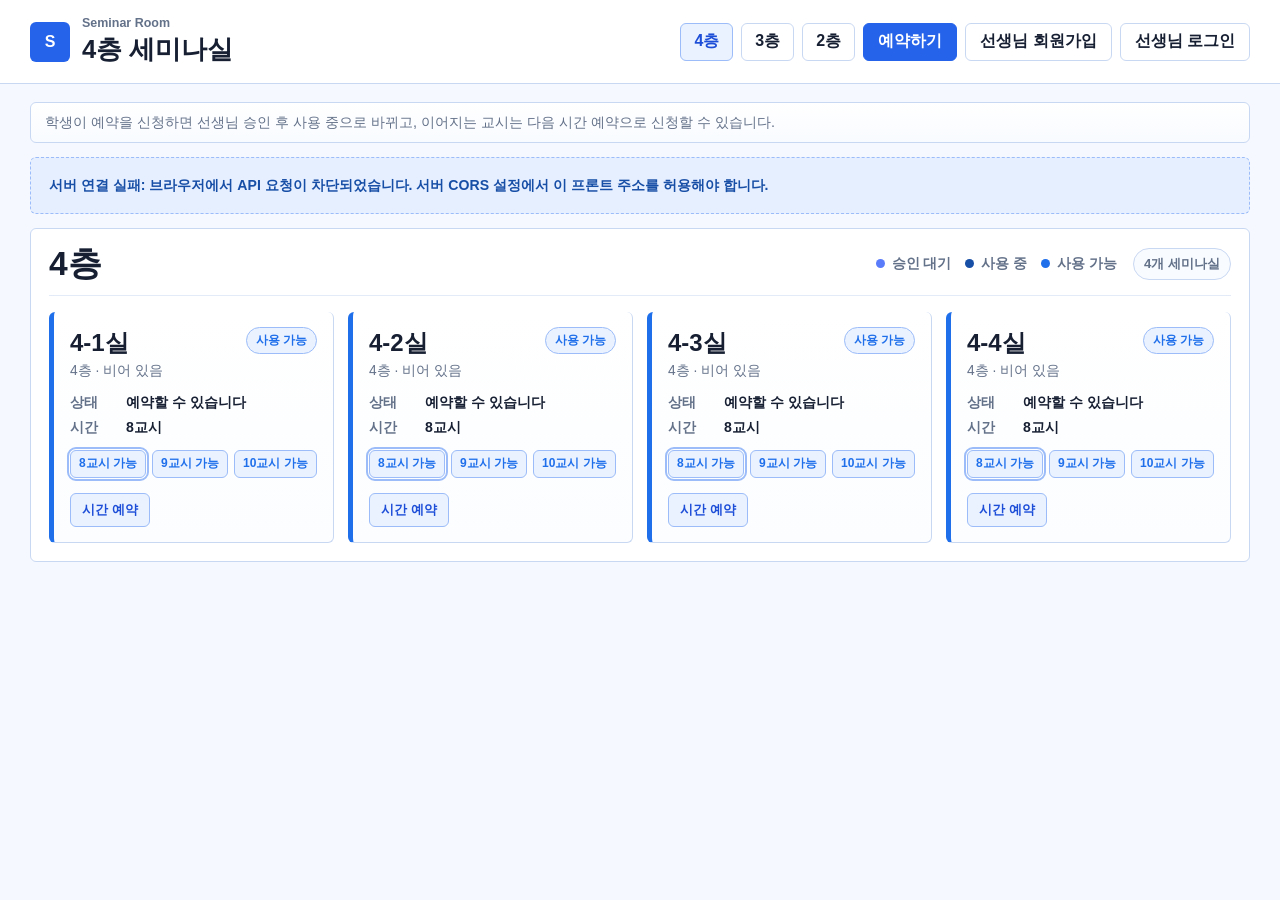
<file: html/index.html>
<!doctype html>
<html lang="ko">
  <head>
    <meta charset="utf-8" />
    <meta name="viewport" content="width=device-width, initial-scale=1" />
    <title>4층 세미나실</title>
    <link rel="stylesheet" href="../css/styles.css" />
  </head>
  <body data-page="floor" data-floor="4">
    <!-- 전체 페이지 감싸는 큰 레이아웃임. -->
    <div class="app-shell">
      <!-- 위에 고정되는 헤더임. 제목이랑 주요 버튼 보여줌. -->
      <header class="site-header">
        <div class="brand">
          <span class="brand-mark">S</span>
          <div>
            <p>Seminar Room</p>
            <h1>4층 세미나실</h1>
          </div>
        </div>
        <nav class="header-actions" aria-label="주요 기능">
          <a class="nav-link active" href="index.html">4층</a>
          <a class="nav-link" href="floor-3.html">3층</a>
          <a class="nav-link" href="floor-2.html">2층</a>
          <button id="openReservationButton" type="button">예약하기</button>
          <button id="openSignupButton" class="secondary" type="button">선생님 회원가입</button>
          <button id="openLoginButton" class="secondary" type="button">선생님 로그인</button>
        </nav>
      </header>

      <!-- 메인 영역임. 상태 안내랑 층별 세미나실 카드 들어감. -->
      <main class="main-layout">
        <!-- 색상 뜻이랑 예약 안내 문구임. -->
        <section class="status-toolbar" aria-label="상태 안내">
          <p>학생이 예약을 신청하면 선생님 승인 후 사용 중으로 바뀌고, 이어지는 교시는 다음 시간 예약으로 신청할 수 있습니다.</p>
        </section>

        <!-- JavaScript가 층별 세미나실 목록 넣어주는 자리임. -->
        <section id="floorGrid" class="floor-grid" aria-label="층별 세미나실"></section>
      </main>
    </div>

    <!-- 예약하기 버튼 누르면 열리는 예약 모달임. -->
    <dialog id="reservationDialog" class="dialog">
      <form id="reservationForm" class="dialog-panel">
        <div class="dialog-heading">
          <div>
            <p>Reservation</p>
            <h2>세미나실 예약</h2>
          </div>
          <button id="closeReservationButton" class="icon-button" type="button" aria-label="닫기">x</button>
        </div>
        <label>
          사용 교시
          <select id="periodSelect" required></select>
        </label>
        <label>
          세미나실
          <select id="roomSelect" required></select>
        </label>
        <label>
          학생 이름
          <input id="studentInput" type="text" placeholder="예: 김철수" required autocomplete="off" />
        </label>
        <label>
          사유
          <input id="reasonInput" type="text" placeholder="예: 팀 프로젝트 회의" required autocomplete="off" />
        </label>
        <button type="submit">예약 신청하기</button>
        <p id="formMessage" class="form-message" role="status"></p>
      </form>
    </dialog>

    <!-- 선생님 로그인 버튼 누르면 열리는 로그인 모달임. -->
    <dialog id="loginDialog" class="dialog">
      <form id="loginForm" class="dialog-panel">
        <div class="dialog-heading">
          <div>
            <p>Teacher Access</p>
            <h2>선생님 로그인</h2>
          </div>
          <button id="closeLoginButton" class="icon-button" type="button" aria-label="닫기">x</button>
        </div>
        <label>
          교사 이름
          <input id="teacherName" type="text" autocomplete="username" placeholder="이름을 입력하세요" required />
        </label>
        <label>
          비밀번호
          <input id="teacherPassword" type="password" autocomplete="current-password" placeholder="비밀번호를 입력하세요" required />
        </label>
        <button type="submit">로그인</button>
        <button id="openSignupFromLoginButton" class="text-button" type="button">선생님 회원가입</button>
        <p id="loginError" class="error" role="alert"></p>
      </form>
    </dialog>

    <dialog id="signupDialog" class="dialog">
      <form id="signupForm" class="dialog-panel">
        <div class="dialog-heading">
          <div>
            <p>Teacher Access</p>
            <h2>선생님 회원가입</h2>
          </div>
          <button id="closeSignupButton" class="icon-button" type="button" aria-label="닫기">x</button>
        </div>
        <label>
          교사 이름
          <input id="signupTeacherName" type="text" autocomplete="username" placeholder="이름을 입력하세요" required />
        </label>
        <label>
          선생님 가입 코드
          <input id="signupTeacherKey" type="password" autocomplete="off" placeholder="백엔드에서 정한 가입 코드를 입력하세요" required />
        </label>
        <label>
          사용할 비밀번호
          <input id="signupTeacherPassword" type="password" autocomplete="new-password" placeholder="비밀번호를 입력하세요" required />
        </label>
        <button type="submit">회원가입</button>
        <p id="signupMessage" class="form-message" role="status"></p>
      </form>
    </dialog>

    <!-- JavaScript가 복사해서 쓰는 층 섹션 틀임. -->
    <template id="floorTemplate">
      <section class="floor-section">
        <div class="floor-heading">
          <h2></h2>
          <span></span>
        </div>
        <div class="room-grid"></div>
      </section>
    </template>

    <!-- JavaScript가 복사해서 쓰는 세미나실 카드 틀임. -->
    <template id="roomCardTemplate">
      <article class="room-card">
        <div class="room-card-top">
          <div>
            <h3></h3>
            <p class="room-subtitle"></p>
          </div>
          <span class="status-pill"></span>
        </div>
        <dl class="room-details"></dl>
        <div class="card-actions"></div>
      </article>
    </template>

    <!-- 공통 기능과 층 화면 기능을 나눠서 불러옴. -->
    <script src="../js/common.js"></script>
    <script src="../js/floor.js"></script>
  </body>
</html>
</file>
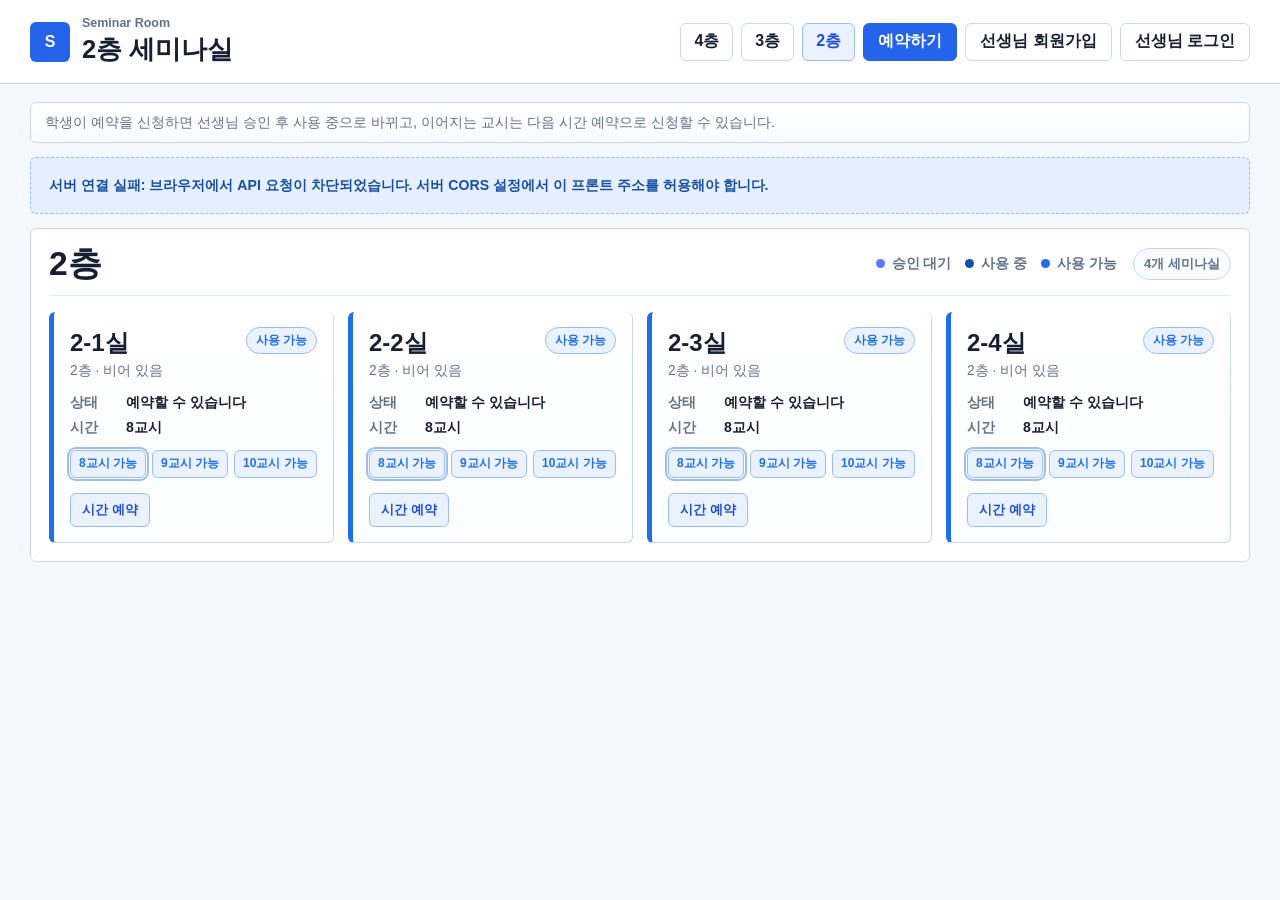
<file: html/floor-2.html>
<!doctype html>
<html lang="ko">
  <head>
    <meta charset="utf-8" />
    <meta name="viewport" content="width=device-width, initial-scale=1" />
    <title>2층 세미나실</title>
    <link rel="stylesheet" href="../css/styles.css" />
  </head>
  <body data-page="floor" data-floor="2">
    <div class="app-shell">
      <header class="site-header">
        <div class="brand">
          <span class="brand-mark">S</span>
          <div>
            <p>Seminar Room</p>
            <h1>2층 세미나실</h1>
          </div>
        </div>
        <nav class="header-actions" aria-label="주요 기능">
          <a class="nav-link" href="index.html">4층</a>
          <a class="nav-link" href="floor-3.html">3층</a>
          <a class="nav-link active" href="floor-2.html">2층</a>
          <button id="openReservationButton" type="button">예약하기</button>
          <button id="openSignupButton" class="secondary" type="button">
            선생님 회원가입
          </button>
          <button id="openLoginButton" class="secondary" type="button">
            선생님 로그인
          </button>
        </nav>
      </header>

      <main class="main-layout">
        <section class="status-toolbar" aria-label="상태 안내">
          <p>
            학생이 예약을 신청하면 선생님 승인 후 사용 중으로 바뀌고, 이어지는
            교시는 다음 시간 예약으로 신청할 수 있습니다.
          </p>
        </section>

        <section
          id="floorGrid"
          class="floor-grid"
          aria-label="2층 세미나실"
        ></section>
      </main>
    </div>

    <dialog id="reservationDialog" class="dialog">
      <form id="reservationForm" class="dialog-panel">
        <div class="dialog-heading">
          <div>
            <p>Reservation</p>
            <h2>세미나실 예약</h2>
          </div>
          <button
            id="closeReservationButton"
            class="icon-button"
            type="button"
            aria-label="닫기"
          >
            x
          </button>
        </div>
        <label>
          사용 교시
          <select id="periodSelect" required></select>
        </label>
        <label>
          세미나실
          <select id="roomSelect" required></select>
        </label>
        <label>
          학생 이름
          <input
            id="studentInput"
            type="text"
            placeholder="예: 김민준"
            required
            autocomplete="off"
          />
        </label>
        <label>
          사유
          <input
            id="reasonInput"
            type="text"
            placeholder="예: 팀 프로젝트 회의"
            required
            autocomplete="off"
          />
        </label>
        <button type="submit">예약 신청하기</button>
        <p id="formMessage" class="form-message" role="status"></p>
      </form>
    </dialog>

    <dialog id="loginDialog" class="dialog">
      <form id="loginForm" class="dialog-panel">
        <div class="dialog-heading">
          <div>
            <p>Teacher Access</p>
            <h2>선생님 로그인</h2>
          </div>
          <button
            id="closeLoginButton"
            class="icon-button"
            type="button"
            aria-label="닫기"
          >
            x
          </button>
        </div>
        <label>
          교사 이름
          <input
            id="teacherName"
            type="text"
            autocomplete="username"
            placeholder="이름을 입력하세요"
            required
          />
        </label>
        <label>
          비밀번호
          <input
            id="teacherPassword"
            type="password"
            autocomplete="current-password"
            placeholder="비밀번호를 입력하세요"
            required
          />
        </label>
        <button type="submit">로그인</button>
        <button id="openSignupFromLoginButton" class="text-button" type="button">
          선생님 회원가입
        </button>
        <p id="loginError" class="error" role="alert"></p>
      </form>
    </dialog>

    <dialog id="signupDialog" class="dialog">
      <form id="signupForm" class="dialog-panel">
        <div class="dialog-heading">
          <div>
            <p>Teacher Access</p>
            <h2>선생님 회원가입</h2>
          </div>
          <button
            id="closeSignupButton"
            class="icon-button"
            type="button"
            aria-label="닫기"
          >
            x
          </button>
        </div>
        <label>
          교사 이름
          <input
            id="signupTeacherName"
            type="text"
            autocomplete="username"
            placeholder="이름을 입력하세요"
            required
          />
        </label>
        <label>
          선생님 가입 코드
          <input
            id="signupTeacherKey"
            type="password"
            autocomplete="off"
            placeholder="백엔드에서 정한 가입 코드를 입력하세요"
            required
          />
        </label>
        <label>
          사용할 비밀번호
          <input
            id="signupTeacherPassword"
            type="password"
            autocomplete="new-password"
            placeholder="비밀번호를 입력하세요"
            required
          />
        </label>
        <button type="submit">회원가입</button>
        <p id="signupMessage" class="form-message" role="status"></p>
      </form>
    </dialog>

    <template id="floorTemplate">
      <section class="floor-section">
        <div class="floor-heading">
          <h2></h2>
          <span></span>
        </div>
        <div class="room-grid"></div>
      </section>
    </template>

    <template id="roomCardTemplate">
      <article class="room-card">
        <div class="room-card-top">
          <div>
            <h3></h3>
            <p class="room-subtitle"></p>
          </div>
          <span class="status-pill"></span>
        </div>
        <dl class="room-details"></dl>
        <div class="card-actions"></div>
      </article>
    </template>

    <script src="../js/common.js"></script>
    <script src="../js/floor.js"></script>
  </body>
</html>
</file>
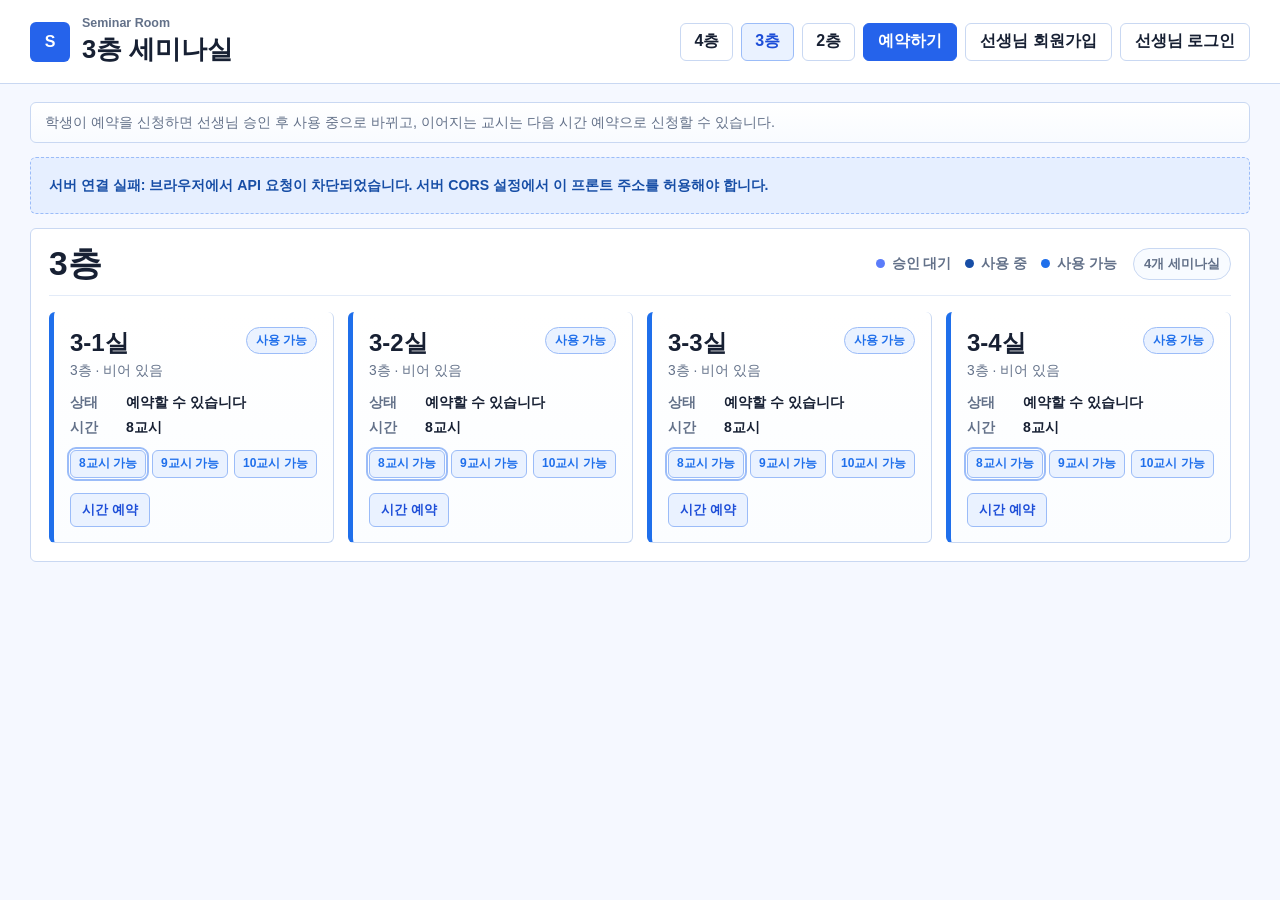
<file: html/floor-3.html>
<!doctype html>
<html lang="ko">
  <head>
    <meta charset="utf-8" />
    <meta name="viewport" content="width=device-width, initial-scale=1" />
    <title>3층 세미나실</title>
    <link rel="stylesheet" href="../css/styles.css" />
  </head>
  <body data-page="floor" data-floor="3">
    <div class="app-shell">
      <header class="site-header">
        <div class="brand">
          <span class="brand-mark">S</span>
          <div>
            <p>Seminar Room</p>
            <h1>3층 세미나실</h1>
          </div>
        </div>
        <nav class="header-actions" aria-label="주요 기능">
          <a class="nav-link" href="index.html">4층</a>
          <a class="nav-link active" href="floor-3.html">3층</a>
          <a class="nav-link" href="floor-2.html">2층</a>
          <button id="openReservationButton" type="button">예약하기</button>
          <button id="openSignupButton" class="secondary" type="button">선생님 회원가입</button>
          <button id="openLoginButton" class="secondary" type="button">선생님 로그인</button>
        </nav>
      </header>

      <main class="main-layout">
        <section class="status-toolbar" aria-label="상태 안내">
          <p>학생이 예약을 신청하면 선생님 승인 후 사용 중으로 바뀌고, 이어지는 교시는 다음 시간 예약으로 신청할 수 있습니다.</p>
        </section>

        <section id="floorGrid" class="floor-grid" aria-label="3층 세미나실"></section>
      </main>
    </div>

    <dialog id="reservationDialog" class="dialog">
      <form id="reservationForm" class="dialog-panel">
        <div class="dialog-heading">
          <div>
            <p>Reservation</p>
            <h2>세미나실 예약</h2>
          </div>
          <button id="closeReservationButton" class="icon-button" type="button" aria-label="닫기">x</button>
        </div>
        <label>
          사용 교시
          <select id="periodSelect" required></select>
        </label>
        <label>
          세미나실
          <select id="roomSelect" required></select>
        </label>
        <label>
          학생 이름
          <input id="studentInput" type="text" placeholder="예: 김민준" required autocomplete="off" />
        </label>
        <label>
          사유
          <input id="reasonInput" type="text" placeholder="예: 팀 프로젝트 회의" required autocomplete="off" />
        </label>
        <button type="submit">예약 신청하기</button>
        <p id="formMessage" class="form-message" role="status"></p>
      </form>
    </dialog>

    <dialog id="loginDialog" class="dialog">
      <form id="loginForm" class="dialog-panel">
        <div class="dialog-heading">
          <div>
            <p>Teacher Access</p>
            <h2>선생님 로그인</h2>
          </div>
          <button id="closeLoginButton" class="icon-button" type="button" aria-label="닫기">x</button>
        </div>
        <label>
          교사 이름
          <input id="teacherName" type="text" autocomplete="username" placeholder="이름을 입력하세요" required />
        </label>
        <label>
          비밀번호
          <input id="teacherPassword" type="password" autocomplete="current-password" placeholder="비밀번호를 입력하세요" required />
        </label>
        <button type="submit">로그인</button>
        <button id="openSignupFromLoginButton" class="text-button" type="button">선생님 회원가입</button>
        <p id="loginError" class="error" role="alert"></p>
      </form>
    </dialog>

    <dialog id="signupDialog" class="dialog">
      <form id="signupForm" class="dialog-panel">
        <div class="dialog-heading">
          <div>
            <p>Teacher Access</p>
            <h2>선생님 회원가입</h2>
          </div>
          <button id="closeSignupButton" class="icon-button" type="button" aria-label="닫기">x</button>
        </div>
        <label>
          교사 이름
          <input id="signupTeacherName" type="text" autocomplete="username" placeholder="이름을 입력하세요" required />
        </label>
        <label>
          선생님 가입 코드
          <input id="signupTeacherKey" type="password" autocomplete="off" placeholder="백엔드에서 정한 가입 코드를 입력하세요" required />
        </label>
        <label>
          사용할 비밀번호
          <input id="signupTeacherPassword" type="password" autocomplete="new-password" placeholder="비밀번호를 입력하세요" required />
        </label>
        <button type="submit">회원가입</button>
        <p id="signupMessage" class="form-message" role="status"></p>
      </form>
    </dialog>

    <template id="floorTemplate">
      <section class="floor-section">
        <div class="floor-heading">
          <h2></h2>
          <span></span>
        </div>
        <div class="room-grid"></div>
      </section>
    </template>

    <template id="roomCardTemplate">
      <article class="room-card">
        <div class="room-card-top">
          <div>
            <h3></h3>
            <p class="room-subtitle"></p>
          </div>
          <span class="status-pill"></span>
        </div>
        <dl class="room-details"></dl>
        <div class="card-actions"></div>
      </article>
    </template>

    <script src="../js/common.js"></script>
    <script src="../js/floor.js"></script>
  </body>
</html>
</file>
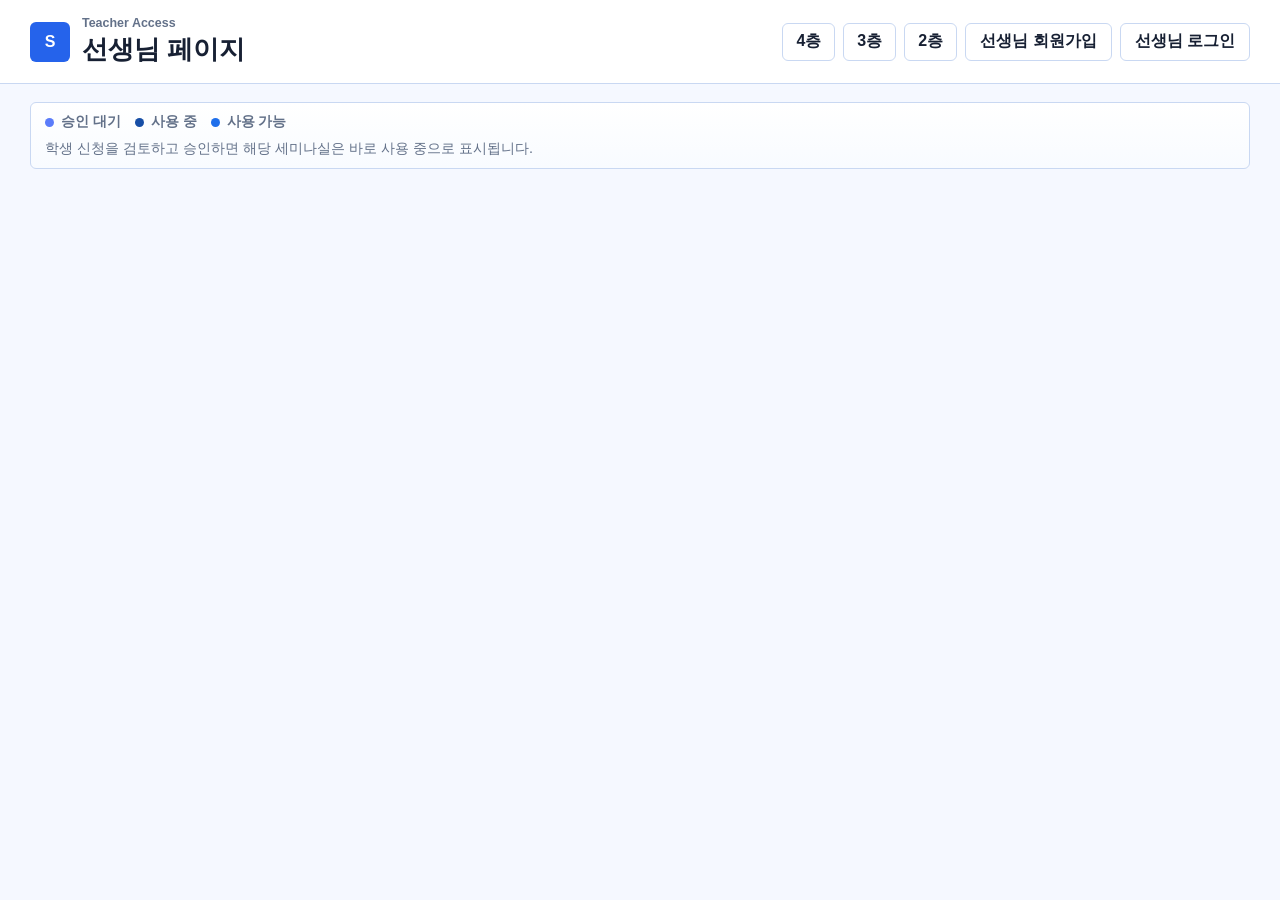
<file: html/teacher.html>
<!doctype html>
<html lang="ko">
  <head>
    <meta charset="utf-8" />
    <meta name="viewport" content="width=device-width, initial-scale=1" />
    <title>선생님 페이지</title>
    <link rel="stylesheet" href="../css/styles.css" />
  </head>
  <body data-page="teacher">
    <div class="app-shell">
      <header class="site-header">
        <div class="brand">
          <span class="brand-mark">S</span>
          <div>
            <p>Teacher Access</p>
            <h1>선생님 페이지</h1>
          </div>
        </div>
        <nav class="header-actions" aria-label="주요 기능">
          <a class="nav-link" href="index.html">4층</a>
          <a class="nav-link" href="floor-3.html">3층</a>
          <a class="nav-link" href="floor-2.html">2층</a>
          <button id="openSignupButton" class="secondary" type="button">선생님 회원가입</button>
          <button id="openLoginButton" class="secondary" type="button">선생님 로그인</button>
        </nav>
      </header>

      <main class="main-layout teacher-layout">
        <section class="status-toolbar" aria-label="선생님 안내">
          <div class="legend">
            <span><i class="dot pending"></i>승인 대기</span>
            <span><i class="dot unavailable"></i>사용 중</span>
            <span><i class="dot available"></i>사용 가능</span>
          </div>
          <p>학생 신청을 검토하고 승인하면 해당 세미나실은 바로 사용 중으로 표시됩니다.</p>
        </section>

        <aside id="teacherPanel" class="teacher-panel" hidden>
          <div class="teacher-panel-top">
            <div>
              <p>Teacher Inbox</p>
              <h2>예약 신청 관리</h2>
            </div>
            <button id="logoutButton" class="secondary" type="button">로그아웃</button>
          </div>
          <div id="teacherInbox" class="inbox"></div>
        </aside>
      </main>
    </div>

    <dialog id="loginDialog" class="dialog">
      <form id="loginForm" class="dialog-panel">
        <div class="dialog-heading">
          <div>
            <p>Teacher Access</p>
            <h2>선생님 로그인</h2>
          </div>
          <button id="closeLoginButton" class="icon-button" type="button" aria-label="닫기">x</button>
        </div>
        <label>
          교사 이름
          <input id="teacherName" type="text" autocomplete="username" placeholder="이름을 입력하세요" required />
        </label>
        <label>
          비밀번호
          <input id="teacherPassword" type="password" autocomplete="current-password" placeholder="비밀번호를 입력하세요" required />
        </label>
        <button type="submit">로그인</button>
        <button id="openSignupFromLoginButton" class="text-button" type="button">선생님 회원가입</button>
        <p id="loginError" class="error" role="alert"></p>
      </form>
    </dialog>

    <dialog id="signupDialog" class="dialog">
      <form id="signupForm" class="dialog-panel">
        <div class="dialog-heading">
          <div>
            <p>Teacher Access</p>
            <h2>선생님 회원가입</h2>
          </div>
          <button id="closeSignupButton" class="icon-button" type="button" aria-label="닫기">x</button>
        </div>
        <label>
          교사 이름
          <input id="signupTeacherName" type="text" autocomplete="username" placeholder="이름을 입력하세요" required />
        </label>
        <label>
          선생님 가입 코드
          <input id="signupTeacherKey" type="password" autocomplete="off" placeholder="백엔드에서 정한 가입 코드를 입력하세요" required />
        </label>
        <label>
          사용할 비밀번호
          <input id="signupTeacherPassword" type="password" autocomplete="new-password" placeholder="비밀번호를 입력하세요" required />
        </label>
        <button type="submit">회원가입</button>
        <p id="signupMessage" class="form-message" role="status"></p>
      </form>
    </dialog>

    <dialog id="reviewDialog" class="dialog">
      <div class="dialog-panel">
        <div class="dialog-heading">
          <div>
            <p>Reservation Review</p>
            <h2>예약 검토</h2>
          </div>
          <button id="closeReviewButton" class="icon-button" type="button" aria-label="닫기">x</button>
        </div>

        <div class="review-info">
          <dl class="room-details">
            <dt>신청 학생</dt>
            <dd id="reviewStudent"></dd>
            <dt>장소/시간</dt>
            <dd id="reviewTarget"></dd>
            <dt>학생 사유</dt>
            <dd id="reviewReason" class="highlight-reason"></dd>
          </dl>
        </div>

        <div class="review-actions">
          <button id="approveInReview" type="button">승인하기</button>
          <hr class="divider" />
          <div class="reject-form">
            <label>
              거절 사유
              <input id="teacherReasonInput" type="text" placeholder="거절 사유를 입력하세요 (선택 사항)" />
            </label>
            <button id="rejectInReview" class="danger" type="button">예약 거절</button>
          </div>
        </div>
      </div>
    </dialog>

    <script src="../js/common.js"></script>
    <script src="../js/teacher.js"></script>
  </body>
</html>
</file>
<file: css/styles.css>
@import url("./partials/base.css");
@import url("./partials/layout.css");
@import url("./partials/floor.css");
@import url("./partials/dialog.css");
@import url("./partials/teacher.css");
@import url("./partials/state.css");
@import url("./partials/responsive.css");
</file>
